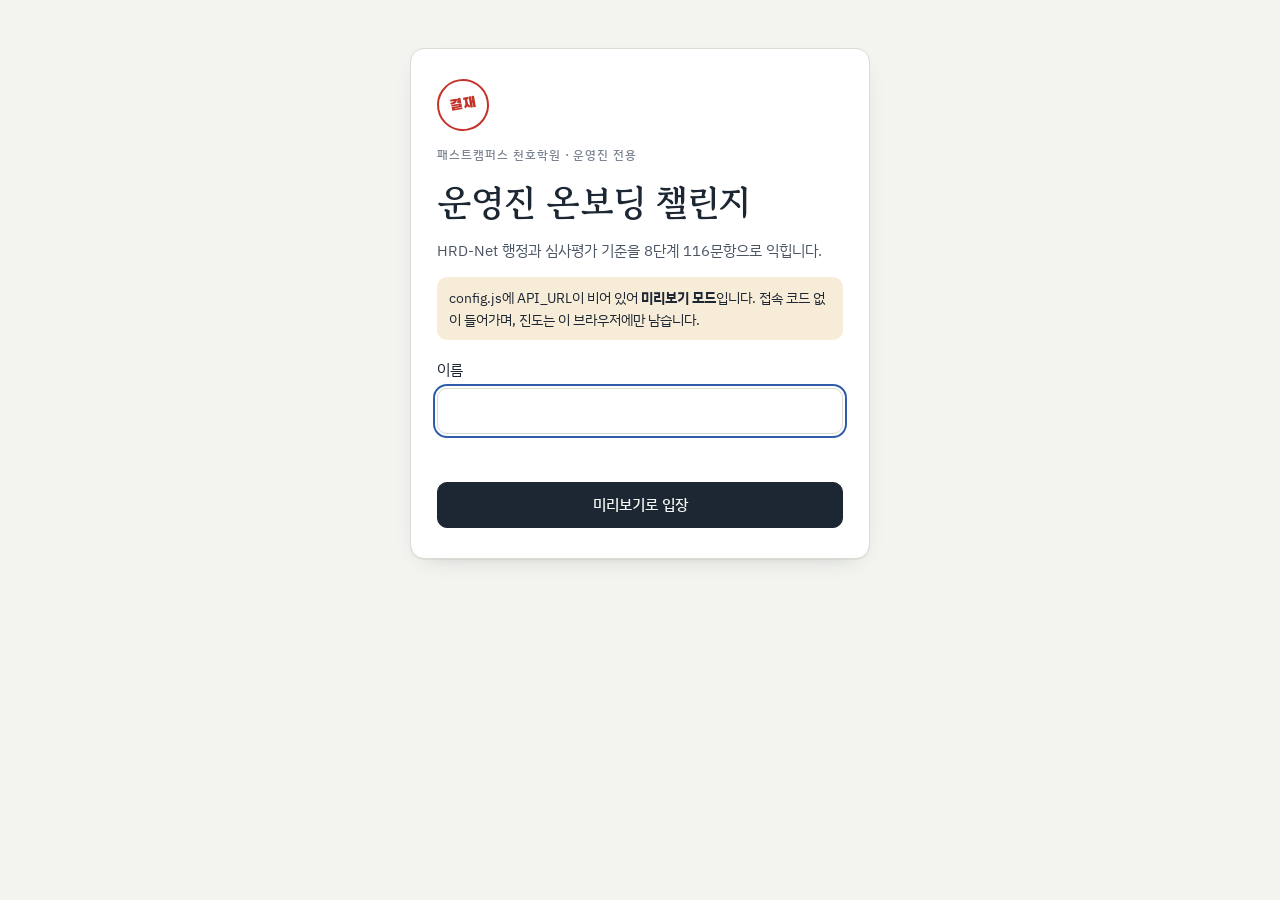
<file: docs/index.html>
<!doctype html>
<html lang="ko">
<head>
<meta charset="utf-8">
<meta name="viewport" content="width=device-width, initial-scale=1">
<meta name="robots" content="noindex, nofollow">
<title>운영진 온보딩</title>
<link rel="preconnect" href="https://fonts.googleapis.com">
<link rel="preconnect" href="https://fonts.gstatic.com" crossorigin>
<link rel="stylesheet" href="https://fonts.googleapis.com/css2?family=Black+Han+Sans&family=Gowun+Batang:wght@700&family=IBM+Plex+Mono:wght@500&family=IBM+Plex+Sans+KR:wght@400;500;700&display=swap">
<link rel="stylesheet" href="style.css">
</head>
<body>
<header class="topbar" id="topbar" hidden>
  <div class="in">
    <button class="brand" id="goHome" type="button" aria-label="홈으로"><span class="seal" id="brandSeal">결재</span><b id="brandName">운영진 온보딩</b></button>
    <nav class="nav" id="nav" aria-label="메뉴">
      <button type="button" data-go="home">홈</button>
      <button type="button" data-go="path">학습</button>
      <button type="button" data-go="guide">운영 가이드</button>
      <button type="button" data-go="tools">업무 도구</button>
      <button type="button" data-go="library">자료실</button>
      <button type="button" data-go="badges">내 정보</button>
    </nav>
    <div class="lvl">
      <span class="sync" id="sync"></span>
      <span class="chip" id="lvlChip">Lv.1 수습</span>
      <div class="xpbar" aria-hidden="true"><i id="xpFill"></i></div>
      <span class="mono" id="xpText">0 XP</span>
      <span class="streak" id="streak"></span>
    </div>
  </div>
</header>
<section class="wrap gate" id="gate" hidden></section>
<main class="wrap" id="app" aria-live="polite"></main>
<div class="toast" id="toast" role="status" hidden></div>
<script src="config.js"></script>
<script src="data.js"></script>
<script src="guide.js"></script>
<script src="app.js"></script>
<script src="pages.js"></script>
</body>
</html>
</file>
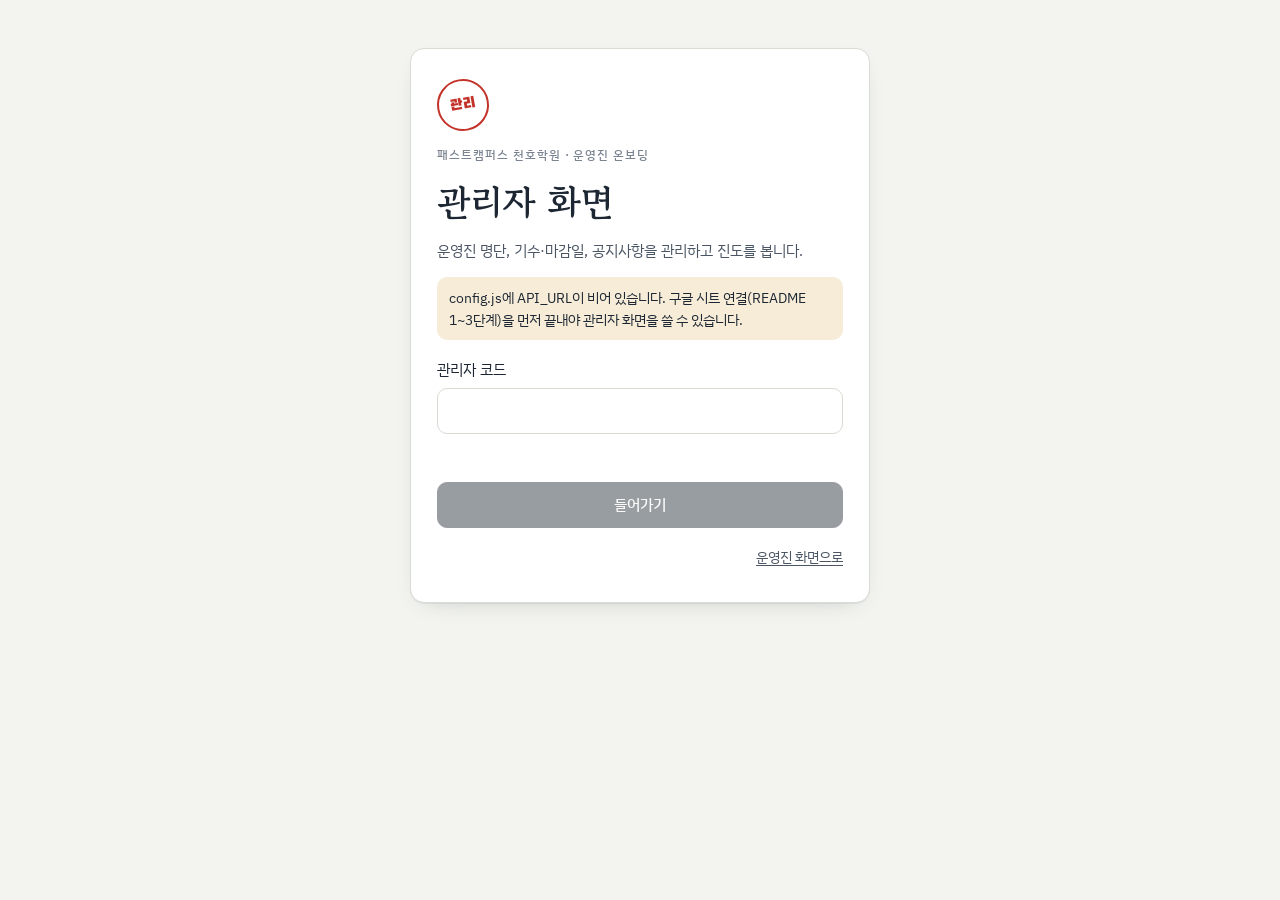
<file: docs/admin.html>
<!doctype html>
<html lang="ko">
<head>
<meta charset="utf-8">
<meta name="viewport" content="width=device-width, initial-scale=1">
<meta name="robots" content="noindex, nofollow">
<title>운영진 온보딩 관리자</title>
<link rel="preconnect" href="https://fonts.googleapis.com">
<link rel="preconnect" href="https://fonts.gstatic.com" crossorigin>
<link rel="stylesheet" href="https://fonts.googleapis.com/css2?family=Black+Han+Sans&family=Gowun+Batang:wght@700&family=IBM+Plex+Mono:wght@500&family=IBM+Plex+Sans+KR:wght@400;500;700&display=swap">
<link rel="stylesheet" href="style.css">
</head>
<body>
<header class="topbar" id="adminTop" hidden>
  <div class="in">
    <span class="brand"><span class="seal">관리</span><b id="brandName">운영진 온보딩</b></span>
    <nav class="nav" id="adminNav" aria-label="관리 메뉴">
      <button type="button" data-tab="dash">대시보드</button>
      <button type="button" data-tab="roster">운영진 명단</button>
      <button type="button" data-tab="cohort">기수·일정</button>
      <button type="button" data-tab="notice">공지사항</button>
    </nav>
    <div class="lvl">
      <span class="sync" id="adminSync"></span>
      <button class="btn ghost sm" type="button" id="adminLogout">로그아웃</button>
    </div>
  </div>
</header>
<section class="wrap gate" id="adminGate" hidden></section>
<main class="wrap" id="adminApp" aria-live="polite"></main>
<div class="toast" id="toast" role="status" hidden></div>
<script src="config.js"></script>
<script src="data.js"></script>
<script src="admin.js"></script>
</body>
</html>
</file>
<file: docs/style.css>
:root{
  --paper:#F3F4EF; --sheet:#FFFFFF; --ink:#1D2733; --ink-2:#4B5664; --ink-3:#7A8491;
  --rule:#D8DCD3; --rule-2:#E7EAE3;
  --stamp:#C4332A; --stamp-soft:#F7E4E1;
  --ok:#2E7A57; --ok-soft:#E1F0E7; --no:#8C5A12; --no-soft:#F6ECD8;
  --gold:#A87A1F; --focus:#2F5DA8;
  --shadow:0 1px 0 rgba(29,39,51,.06), 0 8px 24px -16px rgba(29,39,51,.35);
  --f-display:"Gowun Batang","Nanum Myeongjo","AppleMyungjo",serif;
  --f-body:"IBM Plex Sans KR","Apple SD Gothic Neo","Malgun Gothic",system-ui,sans-serif;
  --f-mono:"IBM Plex Mono",ui-monospace,"SFMono-Regular",Consolas,monospace;
  --f-stamp:"Black Han Sans","Apple SD Gothic Neo","Malgun Gothic",sans-serif;
}
@media (prefers-color-scheme:dark){
  :root:not([data-theme="light"]){
    --paper:#12161B; --sheet:#1A2027; --ink:#E7EAEE; --ink-2:#A6AFBA; --ink-3:#7C8693;
    --rule:#2C343E; --rule-2:#232A33;
    --stamp:#E3574C; --stamp-soft:#3A1F1C;
    --ok:#55B887; --ok-soft:#163226; --no:#D8A444; --no-soft:#3A2C12;
    --gold:#D9AE52; --focus:#86AAE8;
    --shadow:0 1px 0 rgba(0,0,0,.3), 0 10px 26px -16px rgba(0,0,0,.8);
    color-scheme:dark;
  }
}
:root[data-theme="dark"]{
  --paper:#12161B; --sheet:#1A2027; --ink:#E7EAEE; --ink-2:#A6AFBA; --ink-3:#7C8693;
  --rule:#2C343E; --rule-2:#232A33;
  --stamp:#E3574C; --stamp-soft:#3A1F1C;
  --ok:#55B887; --ok-soft:#163226; --no:#D8A444; --no-soft:#3A2C12;
  --gold:#D9AE52; --focus:#86AAE8;
  --shadow:0 1px 0 rgba(0,0,0,.3), 0 10px 26px -16px rgba(0,0,0,.8);
  color-scheme:dark;
}
*{box-sizing:border-box}
body{background:var(--paper);color:var(--ink);font-family:var(--f-body);font-size:15px;line-height:1.6;-webkit-font-smoothing:antialiased}
button{font:inherit;color:inherit}
:focus-visible{outline:2px solid var(--focus);outline-offset:2px;border-radius:6px}
.wrap{max-width:880px;margin:0 auto;padding-inline:20px;padding-block:0 64px}
h1,h2,h3{font-family:var(--f-display);font-weight:700;line-height:1.3;text-wrap:balance;margin:0}
h1{font-size:clamp(26px,5vw,36px)} h2{font-size:22px} h3{font-size:18px}
p{margin:0}
.mono{font-family:var(--f-mono);font-variant-numeric:tabular-nums}
.eyebrow{font-size:12px;letter-spacing:.08em;color:var(--ink-3);font-weight:500}
.muted{color:var(--ink-2)}

/* top bar */
.topbar{position:sticky;top:env(safe-area-inset-top,0px);z-index:10;background:color-mix(in srgb,var(--paper) 92%,transparent);backdrop-filter:blur(6px);border-bottom:1px solid var(--rule)}
.topbar .in{max-width:880px;margin:0 auto;padding:10px 20px;display:flex;align-items:center;gap:14px;flex-wrap:wrap}
.brand{display:flex;align-items:center;gap:10px;background:none;border:0;cursor:pointer;padding:0}
.brand .seal{width:30px;height:30px;border-radius:50%;border:2px solid var(--stamp);color:var(--stamp);display:grid;place-items:center;font-family:var(--f-stamp);font-size:12px;transform:rotate(-10deg)}
.brand b{font-family:var(--f-display);font-size:16px}
.lvl{margin-left:auto;display:flex;align-items:center;gap:10px;min-width:0}
.lvl .chip{font-size:12px;padding:3px 9px;border-radius:999px;border:1px solid var(--rule);background:var(--sheet);white-space:nowrap}
.xpbar{width:130px;height:8px;border-radius:99px;background:var(--rule-2);overflow:hidden}
.xpbar i{display:block;height:100%;width:0;background:var(--ink);transition:width .5s ease}
.streak{font-size:12px;color:var(--stamp);font-weight:700;white-space:nowrap}
.nav{display:flex;gap:4px;flex-wrap:wrap}
.nav button{border:0;background:none;padding:6px 10px;border-radius:8px;cursor:pointer;color:var(--ink-2);font-size:14px}
.nav button[aria-current="page"]{color:var(--ink);background:var(--sheet);box-shadow:inset 0 0 0 1px var(--rule)}

/* layout pieces */
.view{padding-top:28px;display:grid;gap:22px}
.sheet{background:var(--sheet);border:1px solid var(--rule);border-radius:14px;box-shadow:var(--shadow)}
.pad{padding:22px}
.row{display:flex;gap:12px;flex-wrap:wrap;align-items:center}
.grid2{display:grid;grid-template-columns:repeat(auto-fit,minmax(230px,1fr));gap:14px}
.btn{border:1px solid var(--ink);background:var(--ink);color:var(--paper);padding:10px 18px;border-radius:10px;cursor:pointer;font-weight:500}
.btn:hover{filter:brightness(1.12)}
.btn.ghost{background:transparent;color:var(--ink);border-color:var(--rule)}
.btn.ghost:hover{border-color:var(--ink-2)}
.btn.danger{background:transparent;color:var(--stamp);border-color:var(--stamp)}
.btn:disabled{opacity:.45;cursor:not-allowed}

/* home hero with approval boxes */
.hero{display:grid;grid-template-columns:1.3fr 1fr;gap:22px;align-items:center}
@media (max-width:680px){.hero{grid-template-columns:1fr}}
.hero p.lead{font-size:16px;color:var(--ink-2);margin-top:10px;max-width:46ch}
.gyeoljae{border:1.5px solid var(--ink);border-radius:4px;display:grid;grid-template-columns:repeat(4,1fr);background:var(--sheet)}
.gyeoljae div{border-left:1px solid var(--ink);display:grid;grid-template-rows:26px 78px;text-align:center}
.gyeoljae div:first-child{border-left:0}
.gyeoljae span{font-size:12px;border-bottom:1px solid var(--ink);display:grid;place-items:center;letter-spacing:.1em}
.gyeoljae em{font-style:normal;display:grid;place-items:center;position:relative}
.gyeoljae small{position:absolute;bottom:4px;left:0;right:0;font-size:10.5px;color:var(--ink-3);padding:0 4px;line-height:1.3}
.seal-mini{width:50px;height:50px;border-radius:50%;border:2.5px solid var(--stamp);color:var(--stamp);font-family:var(--f-stamp);font-size:15px;display:grid;place-items:center;transform:rotate(-14deg);margin-top:-12px;opacity:.9}
.gcap{font-size:12px;color:var(--ink-3);margin-top:8px}

/* stat strip */
.stats{display:grid;grid-template-columns:repeat(4,1fr);gap:0;border-top:1px solid var(--rule)}
.stats div{padding:14px 18px;border-left:1px solid var(--rule)}
.stats div:first-child{border-left:0}
.stats b{display:block;font-family:var(--f-mono);font-size:22px}
.stats span{font-size:12px;color:var(--ink-3)}
@media (max-width:560px){.stats{grid-template-columns:repeat(2,1fr)}.stats div:nth-child(3){border-left:0}.stats div:nth-child(n+3){border-top:1px solid var(--rule)}}

/* mode tiles */
.mode{text-align:left;cursor:pointer;display:grid;gap:6px;padding:18px;border-radius:12px;border:1px solid var(--rule);background:var(--sheet)}
.mode:hover{border-color:var(--ink-2)}
.mode .k{font-family:var(--f-mono);font-size:12px;color:var(--stamp)}
.mode .st{font-family:var(--f-display);font-weight:700;font-size:17px;line-height:1.35}
.mode .sd{font-size:13.5px;color:var(--ink-2)}

/* curriculum path */
.path{display:grid}
.step{display:grid;grid-template-columns:52px 1fr auto;gap:14px;align-items:center;padding:16px 18px;border-top:1px solid var(--rule);cursor:pointer;background:none;border-left:0;border-right:0;border-bottom:0;text-align:left;width:100%}
.step:first-child{border-top:0}
.step:hover{background:color-mix(in srgb,var(--paper) 55%,var(--sheet))}
.step .no{font-family:var(--f-mono);font-size:13px;color:var(--ink-3)}
.step .st{display:block;font-family:var(--f-display);font-weight:700;font-size:16.5px;line-height:1.35}
.step .sd{display:block;font-size:13px;color:var(--ink-2)}
.meter{height:6px;border-radius:99px;background:var(--rule-2);overflow:hidden;margin-top:8px;max-width:260px}
.meter i{display:block;height:100%;background:var(--ok)}
.badge-seal{width:46px;height:46px;border-radius:50%;display:grid;place-items:center;font-family:var(--f-stamp);font-size:11px;line-height:1.1;text-align:center;border:1.5px dashed var(--rule);color:var(--ink-3);padding:4px}
.badge-seal.on{border:2.5px solid var(--stamp);color:var(--stamp);transform:rotate(-10deg)}

/* lesson cards */
.cards{display:grid;gap:12px}
.card{padding:16px 18px;border-radius:12px;border:1px solid var(--rule);background:var(--sheet);display:grid;grid-template-columns:auto 1fr;gap:14px}
.card .n{font-family:var(--f-mono);font-size:12px;color:var(--stamp);padding-top:3px}
.card b.key{background:var(--stamp-soft);color:var(--ink);padding:0 4px;border-radius:4px;font-weight:700}
.card .ref{display:block;margin-top:6px;font-size:12px;color:var(--ink-3)}

/* quiz */
.qhead{display:flex;justify-content:space-between;gap:10px;align-items:center;flex-wrap:wrap}
.tag{font-size:12px;border-radius:6px;padding:2px 8px;border:1px solid var(--rule);color:var(--ink-2);background:var(--paper)}
.tag.sit{border-color:var(--stamp);color:var(--stamp)}
.qprog{height:4px;background:var(--rule-2);border-radius:9px;overflow:hidden}
.qprog i{display:block;height:100%;background:var(--ink);transition:width .3s}
.qtext{font-size:18px;line-height:1.6;font-weight:500;margin-top:6px}
.opts{display:grid;gap:10px}
.opt{text-align:left;padding:13px 16px;border-radius:10px;border:1.5px solid var(--rule);background:var(--sheet);cursor:pointer;display:grid;grid-template-columns:26px 1fr;gap:10px;align-items:start}
.opt:hover:not(:disabled){border-color:var(--ink-2)}
.opt .lt{font-family:var(--f-mono);font-size:13px;color:var(--ink-3);padding-top:1px}
.opt.right{border-color:var(--ok);background:var(--ok-soft)}
.opt.wrong{border-color:var(--no);background:var(--no-soft)}
.opt:disabled{cursor:default}
.ox{display:grid;grid-template-columns:1fr 1fr;gap:12px}
.ox .opt{grid-template-columns:1fr;text-align:center;font-family:var(--f-stamp);font-size:34px;padding:18px}
.fb{display:grid;grid-template-columns:auto 1fr;gap:18px;align-items:center;padding:16px 18px;border-radius:12px;border:1px solid var(--rule);background:var(--paper)}
.fb p{font-size:14.5px}
.fb .ref{font-size:12.5px;color:var(--ink-3);margin-top:6px}
.stampbox{width:86px;height:86px;display:grid;place-items:center}
.stamp{font-family:var(--f-stamp);font-size:22px;display:grid;place-items:center;transform:rotate(-12deg);animation:stampin .35s cubic-bezier(.2,1.4,.4,1) both}
.stamp.yes{width:80px;height:80px;border-radius:50%;border:3.5px solid var(--stamp);color:var(--stamp);box-shadow:inset 0 0 0 3px var(--sheet),inset 0 0 0 4.5px var(--stamp)}
.stamp.no{padding:6px 10px;border:3px solid var(--ink-2);color:var(--ink-2);border-radius:4px;font-size:24px}
@keyframes stampin{from{transform:scale(1.8) rotate(-12deg);opacity:0}to{transform:scale(1) rotate(-12deg);opacity:1}}
@media (prefers-reduced-motion:reduce){.stamp{animation:none}.xpbar i,.qprog i{transition:none}}

/* results & certificate */
.big{font-family:var(--f-mono);font-size:44px;line-height:1}
.passline{position:relative;height:12px;border-radius:99px;background:var(--rule-2);overflow:visible;margin-top:12px}
.passline i{display:block;height:100%;border-radius:99px;background:var(--ok)}
.passline .mk{position:absolute;left:80%;top:-5px;bottom:-5px;width:2px;background:var(--stamp)}
.passline .lb{position:absolute;left:80%;top:16px;transform:translateX(-50%);font-size:11px;color:var(--stamp);font-style:normal;white-space:nowrap}
.opt.picked{border-color:var(--ink);box-shadow:inset 0 0 0 1px var(--ink)}
.cert{position:relative;padding:34px 30px;border:1.5px solid var(--ink);outline:1px solid var(--ink);outline-offset:-8px;background:var(--sheet);text-align:center;display:grid;gap:12px}
.cert h2{font-size:30px;letter-spacing:.3em}
.cert .body{max-width:40ch;margin:0 auto;font-size:15.5px}
.cert .seal-big{position:absolute;right:26px;bottom:22px;width:84px;height:84px;border-radius:50%;border:3.5px solid var(--stamp);color:var(--stamp);font-family:var(--f-stamp);display:grid;place-items:center;font-size:15px;transform:rotate(-14deg);line-height:1.15}

/* speed */
.timer{height:10px;border-radius:99px;background:var(--rule-2);overflow:hidden}
.timer i{display:block;height:100%;background:var(--stamp);transition:width .2s linear}

/* badges */
.badges{display:grid;grid-template-columns:repeat(auto-fill,minmax(150px,1fr));gap:12px}
.bdg{display:grid;justify-items:center;gap:8px;padding:16px 10px;border:1px solid var(--rule);border-radius:12px;background:var(--sheet);text-align:center}
.bdg .badge-seal{width:64px;height:64px;font-size:13px}
.bdg b{font-size:13.5px}
.bdg small{font-size:11.5px;color:var(--ink-3);line-height:1.4}
.levels{display:grid;gap:0}
.levels div{display:grid;grid-template-columns:70px 1fr auto;gap:10px;padding:10px 0;border-top:1px solid var(--rule);font-size:14px}
.levels div.cur{font-weight:700}
.field{display:grid;gap:6px}
.field input{font:inherit;padding:10px 12px;border-radius:10px;border:1px solid var(--rule);background:var(--sheet);color:var(--ink);max-width:320px}
.toast{position:fixed;left:50%;bottom:calc(20px + env(safe-area-inset-bottom,0px));transform:translateX(-50%);background:var(--ink);color:var(--paper);padding:10px 16px;border-radius:10px;font-size:14px;z-index:30;box-shadow:var(--shadow);max-width:calc(100% - 32px)}
.confirm{border:1px solid var(--stamp);background:var(--stamp-soft);border-radius:12px;padding:14px 16px;display:grid;gap:10px}
.list{display:grid;gap:10px}
.wrongitem{padding:14px 16px;border:1px solid var(--rule);border-radius:10px;background:var(--sheet);display:grid;gap:6px}
.wrongitem small{color:var(--ink-3)}
html,body{margin:0}
[hidden]{display:none!important}
img{max-width:100%}
.brand-logo{height:30px;width:auto}
.sync{font-size:12px;color:var(--ink-3);white-space:nowrap}
.gate{padding-block:48px 64px}
.gate-card{max-width:460px;margin:0 auto;padding:30px 26px;display:grid;gap:14px}
.gate-seal{width:52px;height:52px;border-radius:50%;border:2.5px solid var(--stamp);color:var(--stamp);display:grid;place-items:center;font-family:var(--f-stamp);font-size:15px;transform:rotate(-10deg)}
.gate-logo{height:56px;width:auto;justify-self:start}
.gate-form{display:grid;gap:14px;margin-top:4px}
.gate .field input{max-width:none;width:100%}
.gate .field small{font-size:12.5px;line-height:1.5}
.gate-msg{color:var(--stamp);font-size:14px;min-height:1.4em;margin:0}
.gate-note{font-size:13.5px;padding:10px 12px;border-radius:10px;background:var(--no-soft);color:var(--ink)}
.gate-foot{display:flex;justify-content:flex-end}
.linkbtn{background:none;border:0;color:var(--ink-2);text-decoration:underline;text-underline-offset:3px;cursor:pointer;padding:4px 0;font-size:14px}
.admin{max-width:none;display:grid;gap:14px}
.admin .field input{max-width:220px}
.tablewrap{overflow-x:auto;margin-top:10px;border:1px solid var(--rule);border-radius:10px;background:var(--sheet)}
.adt{border-collapse:collapse;width:100%;font-size:13.5px;min-width:780px}
.adt th,.adt td{padding:9px 10px;border-bottom:1px solid var(--rule);text-align:left;white-space:nowrap;vertical-align:middle}
.adt th{font-size:12px;color:var(--ink-3);font-weight:500;background:var(--paper)}
.adt td.sc{text-align:center;font-family:var(--f-mono);font-variant-numeric:tabular-nums}
.adt td.sc.ok{background:var(--ok-soft);color:var(--ok);font-weight:700}
.adt td.sc.mid{background:var(--no-soft);color:var(--no)}
.adt td.nm{font-weight:700}
.adt .pass{color:var(--ok)}
.cert-logo{height:44px;width:auto;margin:0 auto}

/* ---------- shared additions: pages, admin ---------- */
@media (max-width:720px){
  .topbar .in{gap:8px}
  .nav{order:3;width:100%;flex-wrap:nowrap;overflow-x:auto;scrollbar-width:none;margin-inline:-4px}
  .nav::-webkit-scrollbar{display:none}
  .nav button{white-space:nowrap}
  .lvl .sync{display:none}
  .xpbar{width:80px}
}
.btn.sm{padding:6px 12px;font-size:13px;border-radius:8px}
.pill{display:inline-block;font-size:12px;line-height:1.5;padding:1px 8px;border-radius:999px;border:1px solid var(--rule);color:var(--ink-2);background:var(--paper);white-space:nowrap}
.pill.ok{border-color:var(--ok);color:var(--ok);background:var(--ok-soft)}
.pill.warn{border-color:var(--no);color:var(--no);background:var(--no-soft)}
.pill.bad{border-color:var(--stamp);color:var(--stamp);background:var(--stamp-soft)}
.pill.off{color:var(--ink-3)}
.section-head{display:grid;gap:6px}
.section-head p{max-width:64ch}

/* notices & cohort on learner home */
.notices{display:grid;gap:10px}
.notice{padding:14px 16px;border-radius:12px;border:1px solid var(--rule);background:var(--sheet);display:grid;gap:4px}
.notice.imp{border-color:var(--stamp);box-shadow:inset 3px 0 0 var(--stamp)}
.notice .nt{display:flex;gap:8px;align-items:baseline;flex-wrap:wrap}
.notice .nt b{font-size:15px}
.notice .nt small{color:var(--ink-3);font-size:12px}
.notice p{font-size:14px;color:var(--ink-2);white-space:pre-line}
.cohort{display:grid;grid-template-columns:1fr auto;gap:12px;align-items:center;padding:16px 18px}
.cohort .dday{font-family:var(--f-mono);font-size:26px;line-height:1;color:var(--ink)}
.cohort .dday.late{color:var(--stamp)}
.cohort .dday.done{color:var(--ok)}
.checks{display:flex;gap:8px;flex-wrap:wrap;margin-top:6px}

/* guide */
.guide{display:grid;grid-template-columns:220px 1fr;gap:28px;align-items:start}
@media (max-width:820px){.guide{grid-template-columns:1fr}}
.toc{position:sticky;top:calc(env(safe-area-inset-top,0px) + 76px);display:grid;gap:2px;padding:10px;border:1px solid var(--rule);border-radius:12px;background:var(--sheet)}
@media (max-width:820px){.toc{position:static;display:flex;flex-wrap:nowrap;overflow-x:auto;gap:6px}}
.toc button{text-align:left;background:none;border:0;padding:7px 10px;border-radius:8px;cursor:pointer;color:var(--ink-2);font-size:13.5px;white-space:nowrap}
.toc button:hover{background:var(--paper)}
.toc button[aria-current="true"]{color:var(--ink);background:var(--paper);font-weight:700}
.chap{display:grid;gap:16px;min-width:0}
.chap .lead{font-size:16px;line-height:1.7;max-width:62ch}
.gblock{display:grid;gap:8px}
.gblock h3{font-size:16px}
.gtable{overflow-x:auto;border:1px solid var(--rule);border-radius:10px;background:var(--sheet)}
.gtable table{border-collapse:collapse;width:100%;font-size:14px;min-width:480px}
.gtable th,.gtable td{padding:9px 12px;border-bottom:1px solid var(--rule);text-align:left;vertical-align:top}
.gtable tr:last-child td{border-bottom:0}
.gtable th{font-size:12.5px;color:var(--ink-3);font-weight:500;background:var(--paper)}
.glist{margin:0;padding-left:20px;display:grid;gap:6px;max-width:66ch}
.gref{font-size:12.5px;color:var(--ink-3)}
.chap-foot{display:flex;gap:10px;flex-wrap:wrap;align-items:center;padding-top:8px;border-top:1px solid var(--rule)}

/* tools */
.tabs{display:flex;gap:4px;flex-wrap:wrap;border-bottom:1px solid var(--rule)}
.tabs button{background:none;border:0;border-bottom:2px solid transparent;padding:10px 12px;cursor:pointer;color:var(--ink-2);font-size:14.5px;margin-bottom:-1px}
.tabs button[aria-selected="true"]{color:var(--ink);border-bottom-color:var(--stamp);font-weight:700}
.form-grid{display:grid;grid-template-columns:repeat(auto-fit,minmax(180px,1fr));gap:14px;align-items:end}
.field select,.field textarea{font:inherit;padding:10px 12px;border-radius:10px;border:1px solid var(--rule);background:var(--sheet);color:var(--ink);width:100%}
.form-grid .field input{max-width:none;width:100%}
.field textarea{min-height:110px;resize:vertical}
.check{display:flex;gap:8px;align-items:center;font-size:14px;cursor:pointer}
.check input{width:18px;height:18px;accent-color:var(--ink)}
.result{display:grid;gap:12px}
.dl{display:grid;grid-template-columns:minmax(150px,auto) 1fr;border:1px solid var(--rule);border-radius:10px;background:var(--sheet);overflow:hidden}
.dl dt,.dl dd{margin:0;padding:10px 14px;border-bottom:1px solid var(--rule);font-size:14px}
.dl dt{color:var(--ink-2);background:var(--paper)}
.dl dd{font-family:var(--f-mono);font-variant-numeric:tabular-nums}
.dl dd small{font-family:var(--f-body);color:var(--ink-3);display:block;font-size:12px}
.dl dt:nth-last-of-type(1),.dl dd:nth-last-of-type(1){border-bottom:0}
.we{color:var(--stamp)}
.note{font-size:12.5px;color:var(--ink-3)}
.chklist{display:grid;gap:0;border:1px solid var(--rule);border-radius:12px;background:var(--sheet);overflow:hidden}
.chklist label{display:grid;grid-template-columns:22px 1fr;gap:10px;padding:11px 14px;border-bottom:1px solid var(--rule);cursor:pointer;font-size:14px}
.chklist label:last-child{border-bottom:0}
.chklist input{width:18px;height:18px;margin-top:2px;accent-color:var(--ok)}
.chklist input:checked + span{color:var(--ink-3);text-decoration:line-through}
.money{font-family:var(--f-mono);font-size:22px}

/* library */
.lib{display:grid;gap:18px}
.lib-group{display:grid;gap:8px}
.lib-item{display:grid;grid-template-columns:1fr auto;gap:4px 12px;padding:12px 16px;border:1px solid var(--rule);border-radius:10px;background:var(--sheet);text-decoration:none;color:inherit}
.lib-item:hover{border-color:var(--ink-2)}
.lib-item b{font-size:14.5px}
.lib-item span{font-size:13px;color:var(--ink-2);grid-column:1}
.lib-item em{font-style:normal;font-size:12px;color:var(--ink-3);grid-column:2;grid-row:1 / span 2;align-self:center;white-space:nowrap}

/* admin page */
.admin-shell{display:grid;gap:18px}
.admin-top{display:flex;justify-content:space-between;align-items:center;gap:12px;flex-wrap:wrap}
.panel{display:grid;gap:14px}
.adt td .btn.sm + .btn.sm{margin-left:6px}
.adt select{font:inherit;font-size:13px;padding:4px 6px;border-radius:6px;border:1px solid var(--rule);background:var(--sheet);color:var(--ink)}
.adt tr.left td{color:var(--ink-3)}
.filter{display:flex;gap:10px;flex-wrap:wrap;align-items:center}
.empty{padding:18px;color:var(--ink-3);font-size:14px}
</file>
